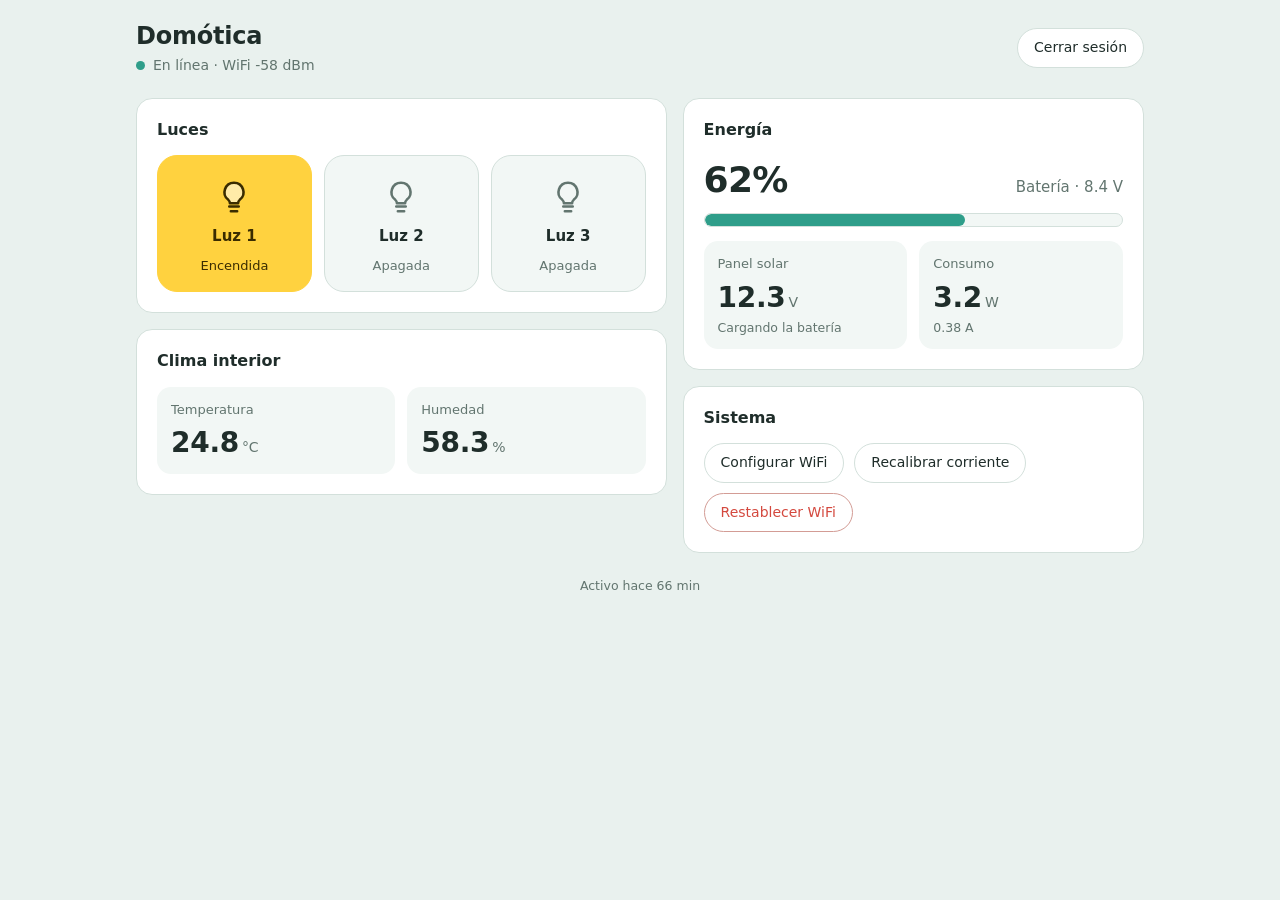
<file: demo_panel.html>
<!DOCTYPE html>
<html lang="es">
<head>
<meta charset="UTF-8">
<meta name="viewport" content="width=device-width, initial-scale=1">
<meta name="robots" content="noindex">
<title>Domótica (demo)</title>
<style>
/* Panel Domótica — tokens */
:root {
  --bg: #e9f1ee;
  --surface: #ffffff;
  --surface-2: #f2f7f5;
  --line: #d3e0db;
  --text: #1f2d2a;
  --muted: #62756f;
  --amber: #ffd23f;
  --amber-ink: #3a2c00;
  --ok: #2f9e8a;
  --focus: #1b6b5c;
  --bad: #d4493f;
  --warn: #b7791f;
  --radius: 16px;
  --font: ui-rounded, "Segoe UI", system-ui, -apple-system, "Helvetica Neue", Roboto, Arial, sans-serif;
  color-scheme: light;
}

* { box-sizing: border-box; margin: 0; padding: 0; }
html { -webkit-text-size-adjust: 100%; }
body {
  font-family: var(--font);
  background: var(--bg);
  color: var(--text);
  min-height: 100vh;
  line-height: 1.4;
  /* Sin selección ni cursor de texto en la interfaz (solo en campos de formulario) */
  -webkit-user-select: none; user-select: none;
  -webkit-touch-callout: none;
  -webkit-tap-highlight-color: transparent;
  caret-color: transparent;
}
input { -webkit-user-select: text; user-select: text; caret-color: auto; }
button { font: inherit; color: inherit; cursor: pointer; background: none; border: 0; }
button:disabled { cursor: default; opacity: .6; }
:focus-visible { outline: 3px solid var(--focus); outline-offset: 3px; border-radius: 10px; }
.num { font-variant-numeric: tabular-nums; }

/* ---------- Login ---------- */
.login-wrap { min-height: 100vh; display: grid; place-items: center; padding: 20px; }
.login-card {
  width: min(100%, 380px); background: var(--surface); border: 1px solid var(--line);
  border-radius: 24px; padding: 32px 28px 28px;
}
.login-card h1 { font-size: 28px; letter-spacing: -.01em; margin-bottom: 4px; }
.login-card p.sub { color: var(--muted); font-size: 15px; margin-bottom: 24px; }
.field { display: block; margin-bottom: 16px; }
.field span { display: block; font-size: 14px; color: var(--muted); margin-bottom: 6px; }
.field input {
  width: 100%; padding: 13px 14px; font: inherit; font-size: 16px; color: var(--text);
  background: var(--surface-2); border: 1px solid var(--line); border-radius: 12px;
}
.field input:focus { outline: 3px solid var(--focus); outline-offset: 1px; border-color: transparent; }
.btn-primary {
  width: 100%; padding: 14px; border-radius: 12px; font-weight: 700; font-size: 16px;
  background: var(--amber); color: var(--amber-ink); transition: transform .12s ease, filter .12s ease;
}
.btn-primary:active:not(:disabled) { transform: scale(.98); }
.form-error { min-height: 22px; margin: 4px 0 12px; font-size: 14px; color: var(--bad); }

/* ---------- Panel ---------- */
.app { max-width: 1040px; margin: 0 auto; padding: 20px 16px 40px; }
.topbar { display: flex; align-items: center; justify-content: space-between; gap: 12px; margin-bottom: 22px; }
.brand h1 { font-size: 24px; letter-spacing: -.01em; }
.conn { display: flex; align-items: center; gap: 8px; color: var(--muted); font-size: 14px; margin-top: 2px; min-height: 20px; }
.dot { width: 9px; height: 9px; border-radius: 50%; background: var(--ok); flex: none; }
.dot.off { background: var(--bad); }
.btn-ghost {
  padding: 9px 16px; border-radius: 999px; border: 1px solid var(--line); font-size: 14px;
  background: var(--surface); transition: background .15s;
}
.btn-ghost:hover:not(:disabled) { background: var(--surface-2); }
.btn-danger { color: var(--bad); border-color: color-mix(in srgb, var(--bad) 45%, var(--line)); }

.banner {
  display: none; margin-bottom: 18px; padding: 12px 16px; border-radius: 12px; font-size: 15px;
  background: color-mix(in srgb, var(--bad) 16%, var(--surface)); border: 1px solid color-mix(in srgb, var(--bad) 50%, var(--line));
}
.banner.show { display: block; }

.layout { display: grid; gap: 16px; grid-template-columns: 1fr; }
@media (min-width: 820px) {
  .layout { grid-template-columns: 1.15fr 1fr; align-items: start; }
  .col-main { grid-column: 1; }
  .col-side { grid-column: 2; }
}
.card { background: var(--surface); border: 1px solid var(--line); border-radius: var(--radius); padding: 20px; margin-bottom: 16px; }
.card h2 { font-size: 16px; font-weight: 600; margin-bottom: 14px; }
.layout .card:last-child { margin-bottom: 0; }

/* Luces: los interruptores brillan en ámbar al encender */
.lights { display: grid; grid-template-columns: repeat(3, 1fr); gap: 12px; }
.light {
  position: relative; display: flex; flex-direction: column; align-items: center; gap: 10px;
  padding: 22px 8px 16px; border-radius: 20px; background: var(--surface-2); border: 1px solid var(--line);
  transition: background .25s, box-shadow .25s, border-color .25s, color .25s;
}
.light svg { width: 38px; height: 38px; fill: none; stroke: currentColor; stroke-width: 1.6; stroke-linecap: round; stroke-linejoin: round; color: var(--muted); transition: color .25s, fill .25s; }
.light .name { font-weight: 600; font-size: 15px; }
.light .state { font-size: 13px; color: var(--muted); min-height: 18px; }
.light[aria-checked="true"] {
  background: var(--amber);
  border-color: var(--amber);
  color: var(--amber-ink);
}
.light[aria-checked="true"] svg { color: var(--amber-ink); fill: rgba(255, 255, 255, .55); }
.light[aria-checked="true"] .state { color: var(--amber-ink); }
.light.busy { opacity: .7; }
.light:active:not(:disabled) { transform: scale(.98); }

/* Medidas */
.grid2 { display: grid; grid-template-columns: 1fr 1fr; gap: 12px; }
.metric { background: var(--surface-2); border-radius: 14px; padding: 14px 14px 12px; min-width: 0; }
.metric .label { font-size: 13px; color: var(--muted); margin-bottom: 4px; }
.metric .val { font-size: 28px; font-weight: 700; letter-spacing: -.01em; white-space: nowrap; }
.metric .val small { font-size: 14px; font-weight: 500; color: var(--muted); margin-left: 3px; }
.metric .hint { font-size: 12.5px; color: var(--muted); margin-top: 2px; min-height: 18px; }

.battery { margin-bottom: 14px; }
.battery .row { display: flex; align-items: baseline; justify-content: space-between; margin-bottom: 8px; }
.battery .pct { font-size: 36px; font-weight: 700; letter-spacing: -.02em; }
.battery .volts { color: var(--muted); font-size: 15px; }
.bar { height: 14px; border-radius: 999px; background: var(--surface-2); border: 1px solid var(--line); overflow: hidden; }
.bar > i { display: block; height: 100%; width: 0; border-radius: 999px; background: var(--ok); transition: width .6s ease, background .3s; }
.bar > i.low { background: var(--bad); }
.bar > i.mid { background: var(--warn); }

.alerts { color: var(--warn); font-size: 13px; margin-top: 10px; min-height: 18px; }
.actions { display: flex; flex-wrap: wrap; gap: 10px; margin-top: 4px; }
.footer { text-align: center; color: var(--muted); font-size: 12.5px; margin-top: 24px; }

/* Diálogo de confirmación */
dialog { border: 1px solid var(--line); border-radius: 20px; background: var(--surface); color: var(--text); padding: 24px; width: min(92vw, 380px); margin: auto; }
dialog::backdrop { background: rgba(31, 45, 42, .35); }
dialog h3 { font-size: 18px; margin-bottom: 8px; }
dialog p { color: var(--muted); font-size: 15px; margin-bottom: 20px; }
dialog .row { display: flex; gap: 10px; justify-content: flex-end; }
.btn-solid { padding: 10px 18px; border-radius: 12px; font-weight: 700; background: var(--amber); color: var(--amber-ink); }
.btn-solid.danger { background: var(--bad); color: #fff; }

.toast {
  position: fixed; left: 50%; bottom: 22px; transform: translate(-50%, 20px); opacity: 0; pointer-events: none;
  background: var(--text); color: var(--bg); padding: 11px 18px; border-radius: 999px; font-size: 14px; transition: all .25s; max-width: 90vw;
}
.toast.show { opacity: 1; transform: translate(-50%, 0); }

@media (max-width: 420px) {
  .lights { gap: 8px; }
  .light { padding: 18px 4px 14px; }
  .metric .val { font-size: 24px; }
}
@media (prefers-reduced-motion: reduce) { * { transition: none !important; animation: none !important; } }
.alerts:empty { display: none; }

</style>
</head>
<body>
<div class="app">
  <header class="topbar">
    <div class="brand">
      <h1>Domótica</h1>
      <div class="conn"><span class="dot off" id="dot"></span><span id="connText">Conectando…</span></div>
    </div>
    <button class="btn-ghost" id="logout" type="button">Cerrar sesión</button>
  </header>

  <div class="banner" id="banner" role="status"></div>

  <div class="layout">
    <div class="col-main">
      <section class="card" aria-labelledby="hLuces">
        <h2 id="hLuces">Luces</h2>
        <div class="lights">
          <button class="light" id="luz1" type="button" role="switch" aria-checked="false" data-n="1">
            <svg viewBox="0 0 24 24" aria-hidden="true"><path d="M9 18h6M10 21h4M12 3a6 6 0 0 0-3.6 10.8c.6.5 1 1.2 1 2V16h5.2v-.2c0-.8.4-1.5 1-2A6 6 0 0 0 12 3z"/></svg>
            <span class="name">Luz 1</span><span class="state">Apagada</span>
          </button>
          <button class="light" id="luz2" type="button" role="switch" aria-checked="false" data-n="2">
            <svg viewBox="0 0 24 24" aria-hidden="true"><path d="M9 18h6M10 21h4M12 3a6 6 0 0 0-3.6 10.8c.6.5 1 1.2 1 2V16h5.2v-.2c0-.8.4-1.5 1-2A6 6 0 0 0 12 3z"/></svg>
            <span class="name">Luz 2</span><span class="state">Apagada</span>
          </button>
          <button class="light" id="luz3" type="button" role="switch" aria-checked="false" data-n="3">
            <svg viewBox="0 0 24 24" aria-hidden="true"><path d="M9 18h6M10 21h4M12 3a6 6 0 0 0-3.6 10.8c.6.5 1 1.2 1 2V16h5.2v-.2c0-.8.4-1.5 1-2A6 6 0 0 0 12 3z"/></svg>
            <span class="name">Luz 3</span><span class="state">Apagada</span>
          </button>
        </div>
      </section>

      <section class="card" aria-labelledby="hClima">
        <h2 id="hClima">Clima interior</h2>
        <div class="grid2">
          <div class="metric"><div class="label">Temperatura</div><div class="val num"><span id="temp">--</span><small>°C</small></div></div>
          <div class="metric"><div class="label">Humedad</div><div class="val num"><span id="hum">--</span><small>%</small></div></div>
        </div>
        <div class="alerts" id="dhtWarn"></div>
      </section>
    </div>

    <div class="col-side">
      <section class="card" aria-labelledby="hEnergia">
        <h2 id="hEnergia">Energía</h2>
        <div class="battery">
          <div class="row"><span class="pct num"><span id="bPct">--</span>%</span><span class="volts num">Batería · <span id="bV">--</span> V</span></div>
          <div class="bar" role="progressbar" aria-label="Carga de la batería" aria-valuemin="0" aria-valuemax="100" id="bar"><i id="barFill"></i></div>
        </div>
        <div class="grid2">
          <div class="metric"><div class="label">Panel solar</div><div class="val num"><span id="pV">--</span><small>V</small></div><div class="hint" id="pEstado">&nbsp;</div></div>
          <div class="metric"><div class="label">Consumo</div><div class="val num"><span id="cW">--</span><small>W</small></div><div class="hint"><span id="cA" class="num">--</span> A</div></div>
        </div>
        <div class="alerts" id="acsWarn"></div>
      </section>

      <section class="card" aria-labelledby="hSistema">
        <h2 id="hSistema">Sistema</h2>
        <div class="actions">
          <a class="btn-ghost" id="cfgLink" href="#" target="_blank" rel="noopener" style="text-decoration:none;color:inherit">Configurar WiFi</a>
          <button class="btn-ghost" id="calib" type="button">Recalibrar corriente</button>
          <button class="btn-ghost btn-danger" id="reset" type="button">Restablecer WiFi</button>
        </div>
      </section>
    </div>
  </div>

  <div class="footer num" id="footer">&nbsp;</div>
</div>

<dialog id="dlg">
  <h3 id="dlgTitle"></h3>
  <p id="dlgText"></p>
  <div class="row">
    <button class="btn-ghost" type="button" id="dlgNo">Cancelar</button>
    <button class="btn-solid" type="button" id="dlgYes">Continuar</button>
  </div>
</dialog>
<div class="toast" id="toast" role="status"></div>
<script>
// ====== MODO DEMO: datos simulados, nada se conecta a ningún sitio ======
(() => {
  const luces = {luz1:true, luz2:false, luz3:false}; const t0 = Date.now(); let k = 0;
  const _fetch = window.fetch;
  window.fetch = async (url, opts = {}) => {
    const ok = (o, s = 200) => new Response(JSON.stringify(o), {status: s, headers: {'Content-Type':'application/json'}});
    await new Promise(r => setTimeout(r, 120));
    if (url === '/api/status') {
      k++; const w = Math.sin(k/6);
      return ok({online:true, temperatura:24.6+w, humedad:58+w*2, dht_ok:true,
        panel:{voltaje:12.3+w*.2, cargando:true}, bateria:{voltaje:8.4, porcentaje:62+w*2},
        carga:{watts:3.2+w*.3, corriente:.38+w*.03}, luces,
        alertas:{saturado:false, offset_ok:true}, sesion:true, rssi:-58, uptime:4000+(Date.now()-t0)/1000, esp_url:'#'});
    }
    if (url === '/api/light') { const b = JSON.parse(opts.body); luces['luz'+b.luz] = b.estado; return ok({ok:true}); }
    if (url === '/api/calibrar' || url === '/api/resetwifi') return ok({ok:true});
    if (url === '/logout') { document.title = 'Domótica (demo: aquí volverías al login)'; return ok({ok:true}); }
    return _fetch(url, opts);
  };
  const _r = location.replace.bind(location);
  location.replace = u => { if (u === '/login') alert('Demo: al cerrar sesión volverías a la pantalla de login.'); else _r(u); };
})();

(() => {
  const $ = id => document.getElementById(id);
  const H = { 'Content-Type': 'application/json', 'X-Requested-With': 'domotica' };
  const pendientes = new Set();   // luces con un cambio en curso: el sondeo no las pisa
  let luces = { luz1: false, luz2: false, luz3: false };

  // Si el navegador restaura la página desde caché (botón "atrás" tras cerrar sesión), recargar:
  // el servidor pedirá login otra vez.
  window.addEventListener('pageshow', e => { if (e.persisted) location.reload(); });

  const toLogin = () => location.replace('/login');
  async function api(path, opts = {}) {
    const r = await fetch(path, { cache: 'no-store', ...opts });
    if (r.status === 401) { toLogin(); throw new Error('sesion'); }
    return r;
  }

  function toast(msg) {
    const t = $('toast'); t.textContent = msg; t.classList.add('show');
    clearTimeout(toast.h); toast.h = setTimeout(() => t.classList.remove('show'), 3200);
  }

  function confirmar(titulo, texto, peligro) {
    return new Promise(res => {
      const d = $('dlg');
      $('dlgTitle').textContent = titulo; $('dlgText').textContent = texto;
      $('dlgYes').className = 'btn-solid' + (peligro ? ' danger' : '');
      const fin = v => { d.close(); $('dlgYes').onclick = $('dlgNo').onclick = null; res(v); };
      $('dlgYes').onclick = () => fin(true); $('dlgNo').onclick = () => fin(false);
      d.oncancel = () => res(false);
      d.showModal();
    });
  }

  function pintarLuz(n, on) {
    const b = $('luz' + n);
    b.setAttribute('aria-checked', on ? 'true' : 'false');
    b.querySelector('.state').textContent = on ? 'Encendida' : 'Apagada';
  }

  const f1 = (v, d = 1) => (typeof v === 'number' && isFinite(v)) ? v.toFixed(d) : '--';

  function pintar(d) {
    const on = d.online !== false;
    $('dot').classList.toggle('off', !on);
    $('connText').textContent = on ? ('En línea' + (d.rssi ? ' · WiFi ' + d.rssi + ' dBm' : '')) : 'Sin conexión';
    const bn = $('banner');
    bn.classList.toggle('show', !on);
    if (!on) { bn.textContent = (d.error || 'No hay conexión con el ESP32') + '. Reintentando automáticamente…'; return; }

    $('temp').textContent = d.dht_ok ? f1(d.temperatura) : '--';
    $('hum').textContent = d.dht_ok ? f1(d.humedad) : '--';
    $('dhtWarn').textContent = d.dht_ok ? '' : 'El sensor de temperatura no está respondiendo.';

    $('pV').textContent = f1(d.panel.voltaje);
    $('pEstado').textContent = d.panel.cargando ? 'Cargando la batería' : 'Sin carga';
    $('bV').textContent = f1(d.bateria.voltaje);
    const pct = Math.max(0, Math.min(100, d.bateria.porcentaje));
    $('bPct').textContent = f1(pct, 0);
    const fill = $('barFill'); fill.style.width = pct + '%';
    fill.className = pct < 20 ? 'low' : pct < 50 ? 'mid' : '';
    $('bar').setAttribute('aria-valuenow', Math.round(pct));
    $('cW').textContent = f1(d.carga.watts);
    $('cA').textContent = f1(d.carga.corriente, 2);

    const w = [];
    if (d.alertas.saturado) w.push('Sensor saturado: la corriente supera lo que puede medir.');
    if (!d.alertas.offset_ok) w.push('La calibración del sensor de corriente está fuera de rango.');
    $('acsWarn').textContent = w.join(' ');

    for (let i = 1; i <= 3; i++) {
      if (pendientes.has(i)) continue;          // esa luz tiene un cambio en curso
      luces['luz' + i] = !!d.luces['luz' + i]; pintarLuz(i, luces['luz' + i]);
    }
    $('cfgLink').href = (d.esp_url || '#') + '/config';
    $('footer').textContent = 'Activo hace ' + Math.floor(d.uptime / 60) + ' min';
  }

  async function sondear() {
    try {
      const r = await api('/api/status');
      pintar(await r.json());
    } catch (e) {
      if (e.message !== 'sesion') pintar({ online: false, error: 'No hay conexión con el servidor' });
    }
  }

  async function alternar(n) {
    const b = $('luz' + n);
    if (pendientes.has(n)) return;
    pendientes.add(n); b.classList.add('busy');
    const nuevo = !luces['luz' + n];
    pintarLuz(n, nuevo);                      // respuesta inmediata
    try {
      const r = await api('/api/light', { method: 'POST', headers: H, body: JSON.stringify({ luz: n, estado: nuevo }) });
      if (!r.ok) throw new Error();
      luces['luz' + n] = nuevo;
    } catch (e) {
      if (e.message !== 'sesion') { pintarLuz(n, !nuevo); toast('No se pudo cambiar la Luz ' + n + '.'); }
    }
    b.classList.remove('busy'); pendientes.delete(n);
  }

  document.querySelectorAll('.light').forEach(b => b.addEventListener('click', () => alternar(+b.dataset.n)));

  $('calib').addEventListener('click', async () => {
    if (!await confirmar('Recalibrar corriente', 'Apaga todas las cargas antes de continuar. La medición tarda unos segundos.')) return;
    try {
      const r = await api('/api/calibrar', { method: 'POST', headers: H });
      toast(r.ok ? 'Sensor recalibrado.' : 'No se pudo recalibrar.'); sondear();
    } catch (e) {}
  });

  $('reset').addEventListener('click', async () => {
    if (!await confirmar('Restablecer WiFi', 'El ESP32 olvidará la red guardada y se reiniciará en modo configuración. Perderás el control remoto hasta volver a configurarlo.', true)) return;
    try {
      await api('/api/resetwifi', { method: 'POST', headers: H });
      toast('Reiniciando el ESP32…');
    } catch (e) {}
  });

  $('logout').addEventListener('click', async () => {
    $('logout').disabled = true;
    try { await fetch('/logout', { method: 'POST', headers: H, cache: 'no-store' }); } catch (e) {}
    toLogin();
  });

  setInterval(sondear, 2000);
  sondear();
})();

</script>
</body>
</html>
</file>
